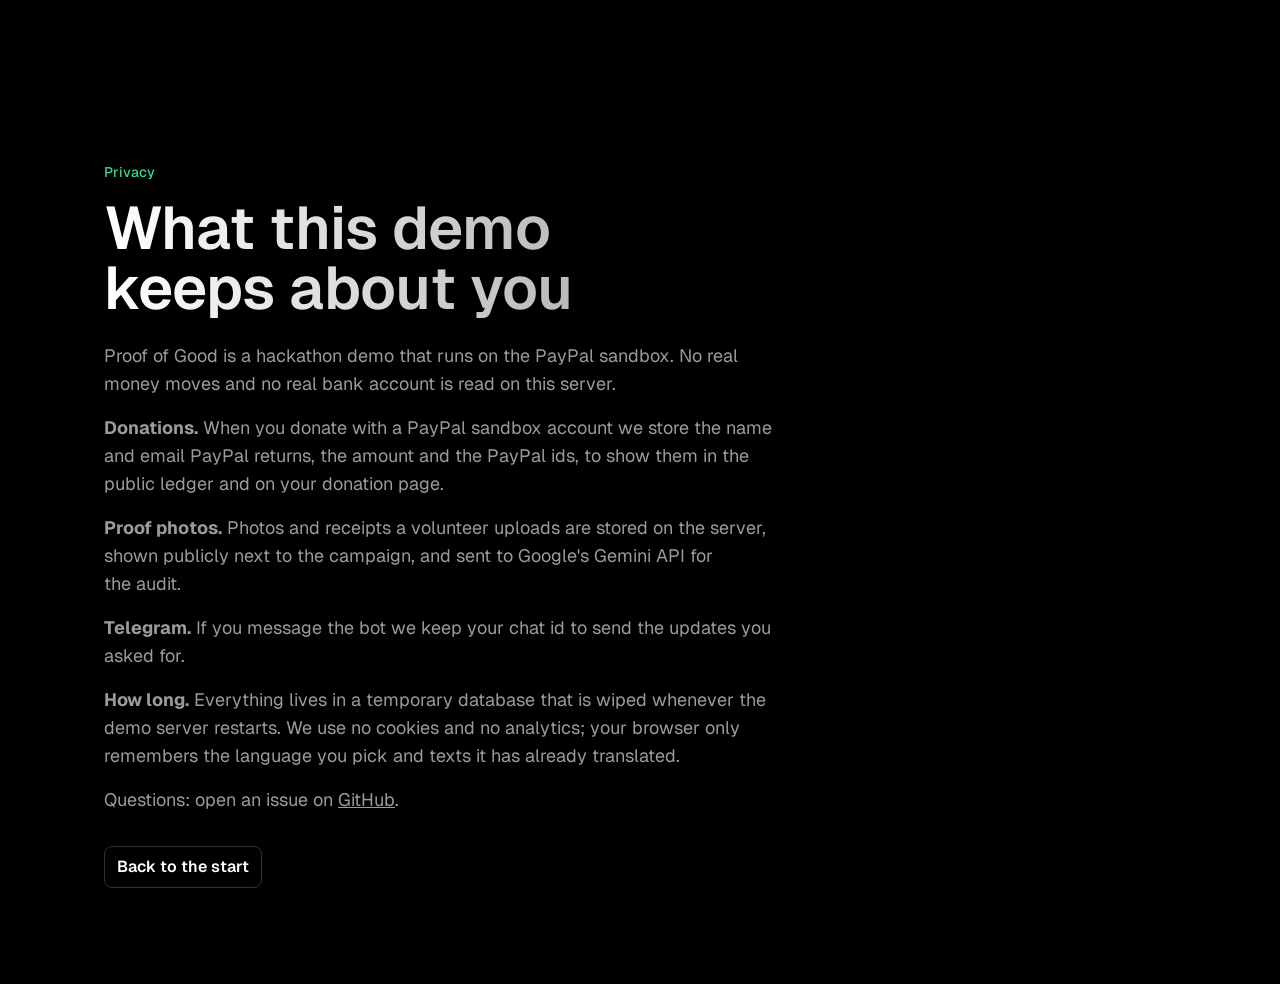
<file: static/privacy.html>
<!doctype html>
<html lang="en">
<head>
<meta charset="utf-8">
<meta name="viewport" content="width=device-width, initial-scale=1">
<title data-i18n="pv.title">Privacy · Proof of Good</title>
<meta name="robots" content="noindex">
<link rel="icon" href="/static/favicon.svg" type="image/svg+xml">
<link rel="stylesheet" href="/static/landing.css">
</head>
<body>
<a class="skip" href="#main">Skip to content</a>
<main id="main">
  <section class="hero">
    <div class="wrap">
      <div class="eyebrow" data-i18n="pv.eyebrow">Privacy</div>
      <h1 data-i18n="pv.h1">What this demo keeps about you</h1>
      <div class="lead">
        <p data-i18n="pv.p1">Proof of Good is a hackathon demo that runs on the PayPal sandbox. No real money moves and no real bank account is read on this server.</p>
        <p style="margin-top:16px" data-i18n="pv.p2"><b>Donations.</b> When you donate with a PayPal sandbox account we store the name and email PayPal returns, the amount and the PayPal ids, to show them in the public ledger and on your donation page.</p>
        <p style="margin-top:16px" data-i18n="pv.p3"><b>Proof photos.</b> Photos and receipts a volunteer uploads are stored on the server, shown publicly next to the campaign, and sent to Google's Gemini API for the audit.</p>
        <p style="margin-top:16px" data-i18n="pv.p4"><b>Telegram.</b> If you message the bot we keep your chat id to send the updates you asked for.</p>
        <p style="margin-top:16px" data-i18n="pv.p5"><b>How long.</b> Everything lives in a temporary database that is wiped whenever the demo server restarts. We use no cookies and no analytics; your browser only remembers the language you pick and texts it has already translated.</p>
        <p style="margin-top:16px" data-i18n="pv.p6">Questions: open an issue on <a href="https://github.com/V1zual/proof-of-good" target="_blank" rel="noopener">GitHub</a>.</p>
      </div>
      <div class="cta"><a class="btn btn-ghost" href="/" data-i18n="nf.back">Back to the start</a></div>
    </div>
  </section>
</main>
<script src="/static/i18n.js"></script>
<script>applyStatic();</script>
</body>
</html>
</file>
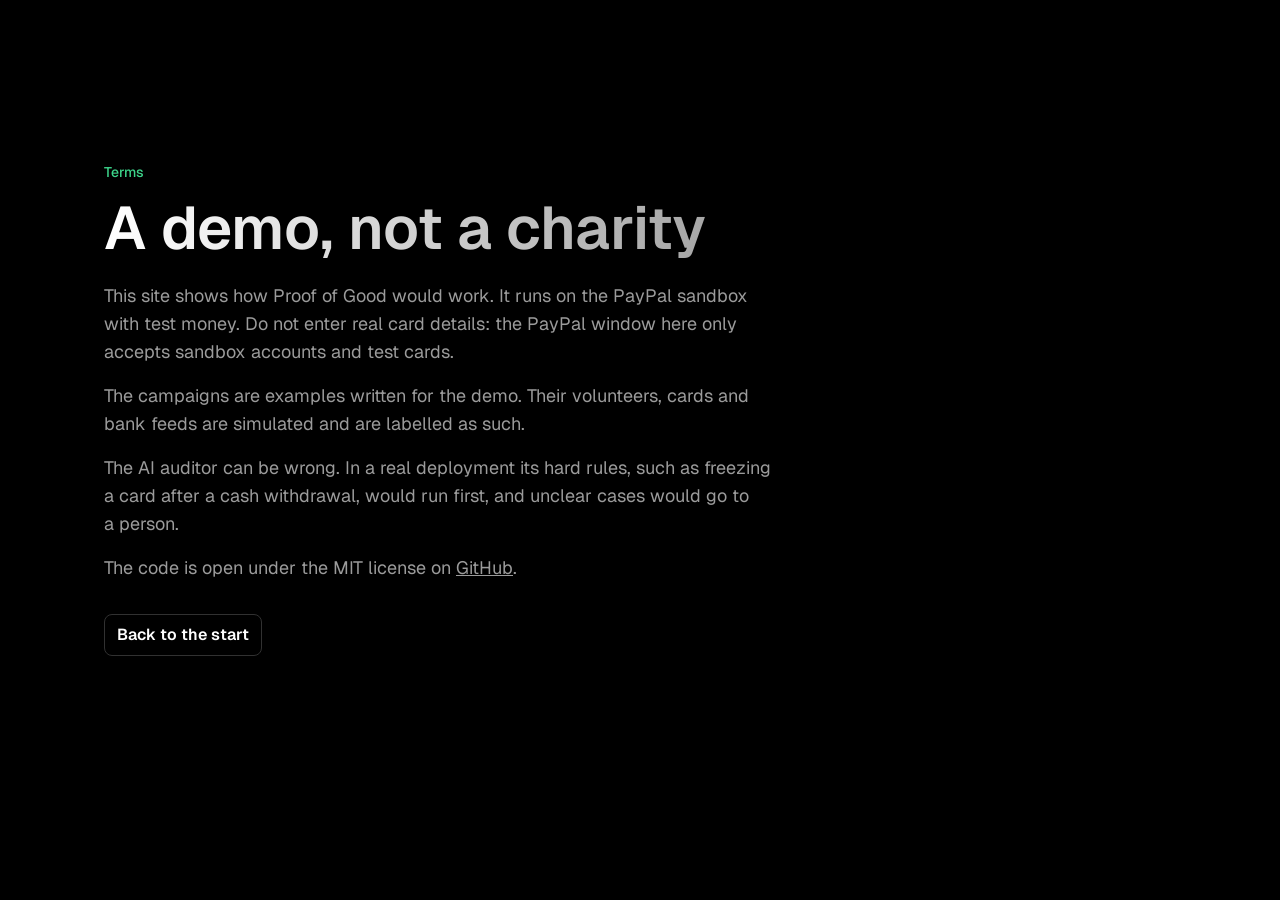
<file: static/terms.html>
<!doctype html>
<html lang="en">
<head>
<meta charset="utf-8">
<meta name="viewport" content="width=device-width, initial-scale=1">
<title data-i18n="tm.title">Terms · Proof of Good</title>
<meta name="robots" content="noindex">
<link rel="icon" href="/static/favicon.svg" type="image/svg+xml">
<link rel="stylesheet" href="/static/landing.css">
</head>
<body>
<a class="skip" href="#main">Skip to content</a>
<main id="main">
  <section class="hero">
    <div class="wrap">
      <div class="eyebrow" data-i18n="tm.eyebrow">Terms</div>
      <h1 data-i18n="tm.h1">A demo, not a charity</h1>
      <div class="lead">
        <p data-i18n="tm.p1">This site shows how Proof of Good would work. It runs on the PayPal sandbox with test money. Do not enter real card details: the PayPal window here only accepts sandbox accounts and test cards.</p>
        <p style="margin-top:16px" data-i18n="tm.p2">The campaigns are examples written for the demo. Their volunteers, cards and bank feeds are simulated and are labelled as such.</p>
        <p style="margin-top:16px" data-i18n="tm.p3">The AI auditor can be wrong. In a real deployment its hard rules, such as freezing a card after a cash withdrawal, would run first, and unclear cases would go to a person.</p>
        <p style="margin-top:16px" data-i18n="tm.p4">The code is open under the MIT license on <a href="https://github.com/V1zual/proof-of-good" target="_blank" rel="noopener">GitHub</a>.</p>
      </div>
      <div class="cta"><a class="btn btn-ghost" href="/" data-i18n="nf.back">Back to the start</a></div>
    </div>
  </section>
</main>
<script src="/static/i18n.js"></script>
<script>applyStatic();</script>
</body>
</html>
</file>
<file: static/landing.css>
/* Landing page — values follow the landing-page-design skill: Geist only, Tailwind type scale, the spacing table,
   Tailwind radii, flat dark backgrounds (#000 #181818 #1F1F1F #272727 #313131), one curve for every motion. */
@import url("https://fonts.googleapis.com/css2?family=Geist:wght@400;500;600;700&family=Geist+Mono:wght@500&display=swap");

:root {
  --bg: #000000; --surface: #181818; --surface-2: #1F1F1F; --line: #272727; --line-2: #313131;
  --text: #FFFFFF; --muted: #9B9B9B; --dim: rgba(255, 255, 255, .3);
  --green: #3DD68C; --red: #FF6B6B;
  --amber: #F5B748; --blue: #7AA7F0;
  --curve: cubic-bezier(0.22, 1, 0.36, 1);
  --font: "Geist", system-ui, sans-serif; --mono: "Geist Mono", ui-monospace, monospace;
  color-scheme: dark;
}
* { box-sizing: border-box; }
html { scroll-behavior: smooth; }
body { margin: 0; background: var(--bg); color: var(--text); font: 400 16px/24px var(--font); -webkit-font-smoothing: antialiased; text-wrap: pretty; }
a { color: inherit; }
h1, h2, h3 { margin: 0; text-wrap: balance; font-weight: 600; }
p { margin: 0; text-wrap: pretty; }
.mono { font-family: var(--mono); }
.muted { color: var(--muted); }
.skip { position: absolute; left: 16px; top: -48px; padding: 8px 12px; background: var(--text); color: var(--bg); border-radius: 8px; font: 600 14px/20px var(--font); z-index: 60; transition: transform 300ms var(--curve); }
.skip:focus { transform: translateY(64px); }
:focus-visible { outline: 2px solid var(--green); outline-offset: 2px; }
.wrap { max-width: 1120px; margin: 0 auto; padding: 0 24px; }
section { padding: 96px 0; }
.eyebrow { font: 500 14px/20px var(--font); color: var(--green); margin-bottom: 16px; display: inline-flex; gap: 8px; align-items: center; }
.h2 { font-size: 36px; line-height: 40px; max-width: 680px; }
.lead { font-size: 18px; line-height: 28px; color: var(--muted); max-width: 680px; margin-top: 16px; }

/* buttons */
.btn { display: inline-flex; align-items: center; gap: 8px; padding: 8px 12px; border-radius: 8px; font: 600 16px/24px var(--font);
  text-decoration: none; cursor: pointer; border: 1px solid transparent;
  transition: transform 300ms var(--curve), background-color 300ms var(--curve), border-color 300ms var(--curve); }
.btn-primary { background: var(--text); color: var(--bg); }
.btn-primary:hover { background: #E6E6E6; transform: translateY(-2px); }
.btn-ghost { border-color: var(--line-2); color: var(--text); background: transparent; }
.btn-ghost:hover { background: var(--surface-2); }
.btn:active { transform: scale(0.98); }
.btn-sm { font-size: 14px; line-height: 20px; }

/* floating nav */
.nav { position: fixed; top: 16px; left: 50%; transform: translateX(-50%); z-index: 50; display: flex; align-items: center; gap: 24px;
  padding: 8px 8px 8px 16px; border: 1px solid var(--line); border-radius: 16px; background: rgba(24, 24, 24, .72);
  backdrop-filter: blur(16px); -webkit-backdrop-filter: blur(16px); white-space: nowrap; }
.brand { display: inline-flex; align-items: center; gap: 8px; font: 600 16px/24px var(--font); text-decoration: none; }
.brand .mark { width: 24px; height: 24px; border-radius: 9999px; border: 2px solid var(--green); color: var(--green); display: grid; place-items: center; font-size: 14px; }
.nav .links { display: flex; gap: 4px; }
.nav .links a { padding: 4px 12px; border-radius: 8px; font: 500 14px/20px var(--font); color: var(--muted); text-decoration: none; transition: color 300ms var(--curve), background-color 300ms var(--curve); }
.nav .links a:hover { color: var(--text); background: var(--surface-2); }
.nav .links a[aria-current="page"] { color: var(--text); }
/* language switch: EN · UA · RU */
.lang { display: inline-flex; gap: 2px; padding: 2px; border: 1px solid var(--line); border-radius: 8px; }
.lang button { border: 0; background: transparent; color: var(--muted); font: 500 12px/16px var(--font); padding: 4px 8px; border-radius: 6px; cursor: pointer;
  transition: color 300ms var(--curve), background-color 300ms var(--curve); }
.lang button:hover { color: var(--text); }
.lang button[aria-pressed="true"] { color: var(--text); background: var(--surface-2); }
.panel .lang { align-self: flex-start; margin-top: 24px; }
.panel .lang button { font-size: 16px; line-height: 24px; padding: 8px 12px; }
.menu-btn { display: none; width: 40px; height: 40px; border: 0; border-radius: 8px; background: transparent; cursor: pointer; position: relative; }
.menu-btn i { position: absolute; left: 12px; width: 16px; height: 2px; border-radius: 2px; background: var(--text); transition: transform 500ms var(--curve), opacity 300ms var(--curve); }
.menu-btn i:nth-child(1) { top: 15px; } .menu-btn i:nth-child(2) { top: 23px; }
.menu-open .menu-btn i:nth-child(1) { transform: translateY(4px) rotate(45deg); }
.menu-open .menu-btn i:nth-child(2) { transform: translateY(-4px) rotate(-45deg); }
.panel { position: fixed; inset: 0; z-index: 40; background: rgba(0, 0, 0, .92); backdrop-filter: blur(24px); -webkit-backdrop-filter: blur(24px);
  padding: 96px 24px 32px; display: flex; flex-direction: column; gap: 8px; opacity: 0; pointer-events: none; transition: opacity 300ms var(--curve); }
.menu-open .panel { opacity: 1; pointer-events: auto; }
.panel a { font: 600 30px/36px var(--font); text-decoration: none; padding: 8px 0; opacity: 0; transform: translateY(24px);
  transition: opacity 500ms var(--curve), transform 500ms var(--curve); }
.menu-open .panel a { opacity: 1; transform: none; }
.menu-open .panel a:nth-child(2) { transition-delay: 60ms; } .menu-open .panel a:nth-child(3) { transition-delay: 120ms; }
.menu-open .panel a:nth-child(4) { transition-delay: 180ms; } .menu-open .panel a:nth-child(5) { transition-delay: 240ms; }
@media (max-width: 760px) { .nav .links, .nav .nav-cta, .nav .lang { display: none; } .menu-btn { display: block; } .nav { gap: 16px; } }

/* hero */
.hero { padding: 96px 0; }
.hero > .wrap { padding-top: 64px; }
.hero-grid { display: grid; grid-template-columns: minmax(0, 1fr) minmax(0, 400px); gap: 48px; align-items: center; }
.hero h1 { font-size: 60px; line-height: 1; max-width: 680px;
  background: linear-gradient(90deg, #FFFFFF, #9B9B9B); -webkit-background-clip: text; background-clip: text; color: transparent; }
.hero .lead { margin-top: 24px; }
.hero .cta { display: flex; gap: 12px; align-items: center; margin-top: 32px; flex-wrap: wrap; }
.proofline { margin-top: 24px; display: flex; gap: 16px; flex-wrap: wrap; font: 400 14px/20px var(--font); color: var(--muted); }
.proofline span { display: inline-flex; gap: 8px; align-items: center; }
.proofline i { color: var(--green); font-size: 16px; }
@media (max-width: 960px) { .hero-grid { grid-template-columns: 1fr; gap: 48px; } }
@media (max-width: 640px) { .hero > .wrap { padding-top: 32px; } .hero h1 { font-size: 36px; line-height: 40px; } .h2 { font-size: 30px; line-height: 36px; } section { padding: 64px 0; } }

/* "See every payment." is 338px wide at 36px; narrow phones get the next step down so each sentence keeps one line */
@media (max-width: 420px) { .hero h1 { font-size: 30px; line-height: 36px; } }

/* Ukrainian lines run 15 to 25% wider than English: one type step down keeps each sentence on one line */
:lang(uk) .hero h1 { font-size: 48px; line-height: 1; }
@media (max-width: 640px) { :lang(uk) .hero h1 { font-size: 30px; line-height: 36px; } }
@media (max-width: 420px) { :lang(uk) .hero h1 { font-size: 24px; line-height: 32px; } }
:lang(uk) .tagline p { font-size: 36px; line-height: 40px; }

/* product replay panel */
.replay { border: 1px solid var(--line); border-radius: 24px; background: var(--surface); padding: 16px; }
.replay .head { display: flex; justify-content: space-between; align-items: center; padding: 8px; font: 500 14px/20px var(--font); color: var(--muted); }
.replay .live { display: inline-flex; gap: 8px; align-items: center; }
.replay .live::before { content: ""; width: 8px; height: 8px; border-radius: 9999px; background: var(--green); }
.cardface { border: 1px solid var(--line-2); border-radius: 8px; background: var(--surface-2); padding: 16px; margin-top: 8px; }
.cardface .lbl { font: 500 12px/16px var(--font); color: var(--muted); }
.cardface .num { font: 500 14px/20px var(--mono); margin-top: 8px; color: var(--muted); }
.cardface .bal { font: 600 30px/36px var(--font); margin-top: 4px; }
.feed { list-style: none; margin: 12px 0 0; padding: 0; display: grid; gap: 8px; }
.feed li { display: grid; grid-template-columns: 32px 1fr; gap: 12px; padding: 12px; border-radius: 8px; background: var(--surface-2); border: 1px solid var(--line);
  opacity: 0; transform: translateY(24px); transition: opacity 500ms var(--curve), transform 500ms var(--curve); }
.feed li.in { opacity: 1; transform: none; }
.feed .ic { width: 32px; height: 32px; border-radius: 8px; display: grid; place-items: center; font-size: 16px; }
.feed .ok .ic { background: var(--line); color: var(--green); }
.feed .bad .ic { background: var(--line); color: var(--red); }
.feed .info .ic { background: var(--line); color: var(--text); }
.feed b { font: 500 14px/20px var(--font); display: block; }
.feed small { font: 400 12px/16px var(--font); color: var(--muted); display: block; margin-top: 2px; }
.replay .foot { font: 400 12px/16px var(--font); color: var(--muted); padding: 12px 8px 4px; }

/* problem */
.split { display: grid; grid-template-columns: 1fr 1fr; gap: 64px; align-items: start; margin-top: 48px; }
.stat { border: 1px solid var(--line); border-radius: 16px; background: var(--surface); padding: 24px; }
.stat + .stat { margin-top: 16px; }
.stat b { display: block; font: 600 48px/1 var(--font); }
.stat p { color: var(--muted); margin-top: 12px; }
.stat cite { display: block; font: 400 12px/16px var(--font); color: var(--muted); font-style: normal; margin-top: 12px; }
.stat cite a { color: var(--muted); }
.split .text p + p { margin-top: 16px; }
.split .text p { font-size: 18px; line-height: 28px; color: var(--muted); }
.split .text p b { color: var(--text); font-weight: 500; }
@media (max-width: 860px) { .split { grid-template-columns: 1fr; gap: 32px; } }

/* tagline reveal */
.tagline { padding: 96px 0; }
.tagline p { font: 600 48px/1 var(--font); max-width: 680px; }
.tagline .w { color: var(--dim); transition: color 500ms var(--curve); }
.tagline .w.on { color: var(--text); }
@media (max-width: 640px) { .tagline p { font-size: 36px; line-height: 40px; } }

/* benefits */
.grid { display: grid; grid-template-columns: repeat(3, 1fr); gap: 16px; margin-top: 48px; }
.tile { border: 1px solid var(--line); border-radius: 16px; background: var(--surface); padding: 24px;
  transition: transform 300ms var(--curve), border-color 300ms var(--curve); }
.tile:hover { transform: translateY(-4px); border-color: var(--line-2); }
.tile .ic { width: 40px; height: 40px; border-radius: 12px; background: var(--surface-2); border: 1px solid var(--line); display: grid; place-items: center; font-size: 20px; color: var(--green); }
.tile h3 { font-size: 18px; line-height: 28px; margin-top: 16px; }
.tile p { color: var(--muted); margin-top: 8px; }
.tile.wide { grid-column: span 2; }
@media (max-width: 860px) { .grid { grid-template-columns: 1fr; } .tile.wide { grid-column: auto; } }

/* steps */
.steps { display: grid; grid-template-columns: repeat(3, 1fr); gap: 16px; margin-top: 48px; counter-reset: s; }
.step { border: 1px solid var(--line); border-radius: 16px; padding: 24px; background: var(--surface); }
.step .n { font: 500 14px/20px var(--mono); color: var(--green); }
.step h3 { font-size: 20px; line-height: 28px; margin-top: 12px; }
.step p { color: var(--muted); margin-top: 8px; }
@media (max-width: 860px) { .steps { grid-template-columns: 1fr; } }

/* follow one donation */
.follow { margin-top: 48px; }
.follow h3 { font-size: 20px; line-height: 28px; }
.flow { list-style: none; margin: 24px 0 0; padding: 0; display: grid; grid-template-columns: repeat(5, minmax(0, 1fr)); gap: 16px; }
.flow li { position: relative; border: 1px solid var(--line); border-radius: 16px; background: var(--surface); padding: 16px; }
.flow li + li::before { content: ""; position: absolute; left: -16px; top: 36px; width: 16px; height: 2px; background: var(--line-2); }
.flow .ic, .branch .ic { width: 40px; height: 40px; border-radius: 12px; display: grid; place-items: center; background: var(--surface-2); border: 1px solid var(--line); color: var(--green); font-size: 20px; }
.flow b { display: block; margin-top: 12px; font: 600 16px/24px var(--font); }
.flow small { display: block; margin-top: 4px; font: 400 14px/20px var(--font); color: var(--muted); }
.branch { margin-top: 16px; display: grid; grid-template-columns: 40px minmax(0, 1fr); gap: 12px; align-items: center; padding: 16px;
  border: 1px solid rgba(255, 107, 107, .35); border-radius: 16px; background: var(--surface); }
.branch .ic { color: var(--red); }
.branch p { color: var(--muted); }
.branch b { color: var(--text); font-weight: 500; }
@media (max-width: 960px) { .flow { grid-template-columns: 1fr; gap: 8px; } .flow li + li::before { left: 36px; top: -8px; width: 2px; height: 8px; } }

/* screens from a real run */
.shots { margin-top: 48px; }
.tabs { display: flex; gap: 4px; padding: 4px; width: fit-content; max-width: 100%; overflow-x: auto; scrollbar-width: none;
  border: 1px solid var(--line); border-radius: 12px; background: var(--surface); }
.tabs::-webkit-scrollbar { display: none; }
.tabs button { flex: none; border: 0; background: transparent; color: var(--muted); font: 500 14px/20px var(--font); padding: 8px 12px; border-radius: 8px;
  cursor: pointer; transition: color 300ms var(--curve), background-color 300ms var(--curve); }
.tabs button:hover { color: var(--text); }
.tabs button[aria-selected="true"] { color: var(--text); background: var(--surface-2); }
.shot { margin: 24px 0 0; animation: fade 500ms var(--curve) both; }
.shot[hidden] { display: none; }
.frame { border: 1px solid var(--line); border-radius: 16px; background: var(--surface); overflow: hidden; }
.frame .bar { display: flex; align-items: center; gap: 8px; padding: 12px 16px; background: var(--surface-2); font: 400 12px/16px var(--mono); color: var(--muted);
  white-space: nowrap; overflow: hidden; text-overflow: ellipsis; }
.frame .bar i { flex: none; width: 8px; height: 8px; border-radius: 9999px; background: var(--line-2); }
.frame .bar i:last-of-type { margin-right: 8px; }
.frame img { display: block; width: 100%; height: auto; }
.shot figcaption { margin-top: 16px; color: var(--muted); max-width: 680px; text-wrap: pretty; }
@keyframes fade { from { opacity: 0; } to { opacity: 1; } }

/* proof */
.numbers { display: grid; grid-template-columns: repeat(4, 1fr); gap: 16px; margin-top: 48px; }
.num-card { border: 1px solid var(--line); border-radius: 16px; background: var(--surface); padding: 24px; min-height: 128px; }
.num-card b { display: block; font: 600 36px/40px var(--font); font-variant-numeric: tabular-nums; }
.num-card span { display: block; color: var(--muted); font: 400 14px/20px var(--font); margin-top: 8px; }
.num-empty { margin-top: 48px; display: grid; grid-template-columns: 40px minmax(0, 1fr) auto; gap: 16px; align-items: center; padding: 24px;
  border: 1px dashed var(--line-2); border-radius: 16px; background: var(--surface); }
.num-empty .ic { width: 40px; height: 40px; border-radius: 12px; display: grid; place-items: center; background: var(--surface-2); border: 1px solid var(--line); color: var(--green); font-size: 20px; }
.num-empty h3 { font-size: 18px; line-height: 28px; }
.num-empty p { color: var(--muted); margin-top: 4px; }
@media (max-width: 640px) { .num-empty { grid-template-columns: 40px minmax(0, 1fr); align-items: start; } .num-empty .btn { grid-column: 1 / -1; justify-self: start; } }
.skeleton { display: block; height: 40px; width: 64%; border-radius: 8px; background: var(--surface-2); animation: pulse 1600ms var(--curve) infinite; }
@keyframes pulse { 50% { opacity: .5; } }
.facts { list-style: none; padding: 0; margin: 32px 0 0; display: grid; grid-template-columns: 1fr 1fr; gap: 16px; }
.facts li { display: grid; grid-template-columns: 24px 1fr; gap: 12px; color: var(--muted); }
.facts li i { color: var(--green); font-size: 20px; line-height: 24px; }
.facts li b { color: var(--text); font-weight: 500; }
.note { color: var(--muted); font: 400 14px/20px var(--font); margin-top: 24px; }
.note a { color: var(--text); }
@media (max-width: 860px) { .numbers { grid-template-columns: 1fr 1fr; } .facts { grid-template-columns: 1fr; } }

/* faq */
.faq { margin-top: 48px; border: 1px solid var(--line); border-radius: 16px; background: var(--surface); }
.faq details { border-top: 1px solid var(--line); }
.faq details:first-child { border-top: 0; }
.faq summary { list-style: none; cursor: pointer; padding: 24px; display: flex; justify-content: space-between; gap: 16px; font: 500 18px/28px var(--font); transition: background-color 300ms var(--curve); border-radius: 16px; }
.faq summary::-webkit-details-marker { display: none; }
.faq summary:hover { background: var(--surface-2); }
.faq summary i { color: var(--muted); transition: transform 500ms var(--curve); flex: none; margin-top: 4px; }
.faq details[open] summary i { transform: rotate(45deg); }
.faq .a { padding: 0 24px 24px; color: var(--muted); max-width: 760px; }

/* final */
.final { text-align: left; border: 1px solid var(--line); border-radius: 24px; background: var(--surface); padding: 64px 48px; }
.final .cta { margin-top: 32px; display: flex; gap: 12px; flex-wrap: wrap; }
.checklist { list-style: none; counter-reset: c; margin: 24px 0 0; padding: 0; display: grid; gap: 12px; max-width: 680px; }
.checklist li { counter-increment: c; display: grid; grid-template-columns: 32px minmax(0, 1fr); gap: 12px; align-items: center; color: var(--muted); }
.checklist li::before { content: counter(c); width: 32px; height: 32px; border-radius: 9999px; display: grid; place-items: center;
  border: 1px solid var(--line-2); background: var(--surface-2); color: var(--green); font: 500 14px/20px var(--mono); }
.checklist a { color: var(--text); }
.final .checklist + .lead { margin-top: 24px; font-size: 16px; line-height: 24px; }
.final .guarantee { display: flex; gap: 12px; margin-top: 32px; color: var(--muted); max-width: 680px; }
.final .guarantee i { color: var(--green); font-size: 24px; flex: none; }
@media (max-width: 640px) { .final { padding: 40px 24px; } }

footer { border-top: 1px solid var(--line); padding: 40px 0 64px; margin-top: 96px; }
.foot { display: flex; justify-content: space-between; gap: 24px; flex-wrap: wrap; font: 400 14px/20px var(--font); color: var(--muted); }
.foot nav { display: flex; gap: 16px; flex-wrap: wrap; }
.foot a { color: var(--muted); text-decoration: none; transition: color 300ms var(--curve); }
.foot a:hover { color: var(--text); }

/* scroll reveal */
.reveal { opacity: 0; transform: translateY(32px); transition: opacity 700ms var(--curve), transform 700ms var(--curve); }
.reveal.in { opacity: 1; transform: none; }
@media (prefers-reduced-motion: reduce) {
  .reveal, .feed li, .panel a { transform: none !important; transition: opacity 300ms var(--curve); }
  .shot { animation: none; }
  html { scroll-behavior: auto; }
}
</file>
